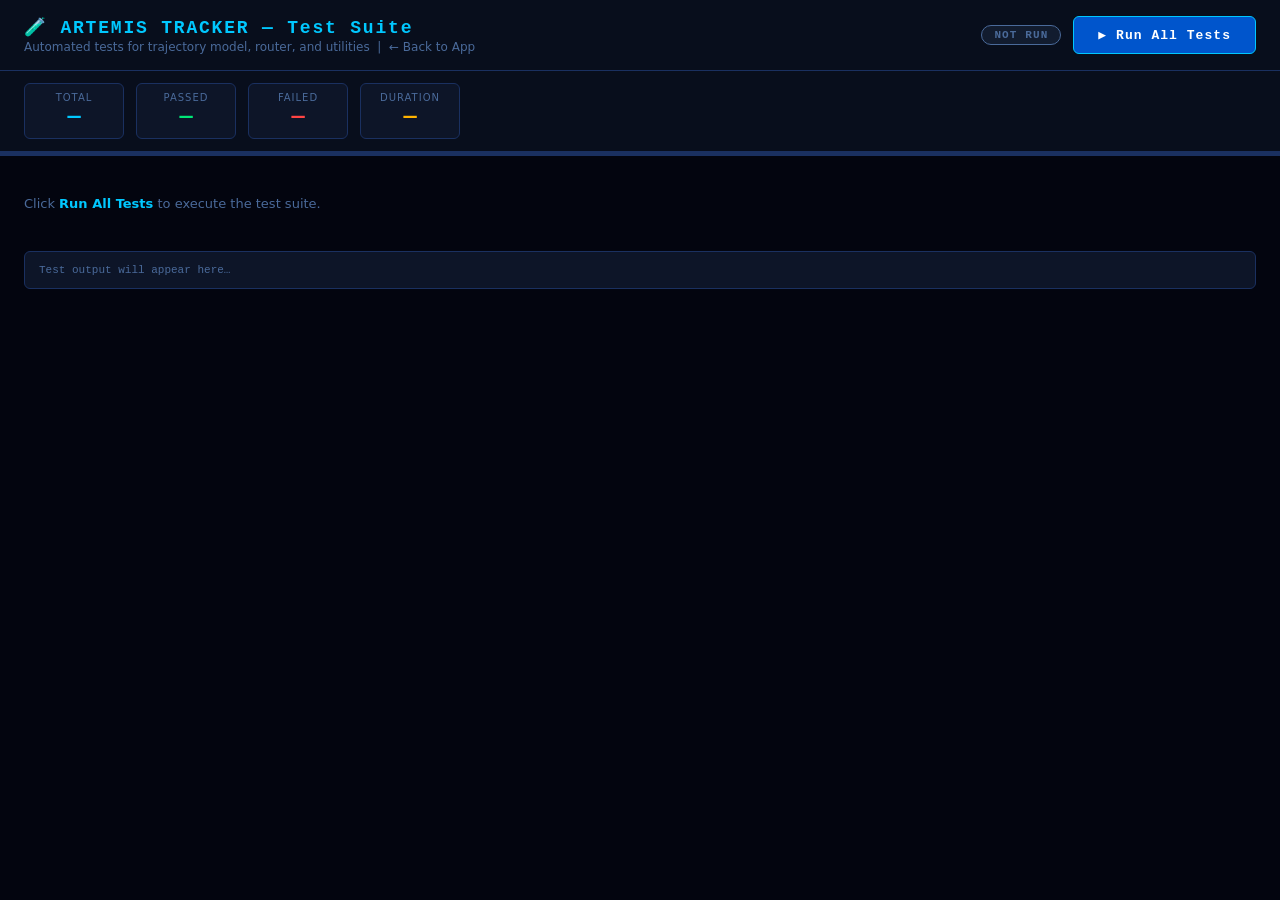
<file: tests/index.html>
<!DOCTYPE html>
<html lang="en">
<head>
  <meta charset="UTF-8" />
  <meta name="viewport" content="width=device-width, initial-scale=1.0" />
  <title>ARTEMIS TRACKER — Test Suite</title>
  <style>
    :root {
      --bg:       #03050f;
      --panel:    #080e1c;
      --card:     #0d1528;
      --border:   #1a3060;
      --cyan:     #00c8ff;
      --green:    #00e676;
      --red:      #ff4444;
      --amber:    #ffb300;
      --text:     #e8f0ff;
      --muted:    #8cadd8;
      --dim:      #4a6a9a;
      --mono:     'Courier New', monospace;
    }

    *, *::before, *::after { box-sizing: border-box; margin: 0; padding: 0; }

    body {
      background: var(--bg);
      color: var(--text);
      font-family: 'Inter', system-ui, sans-serif;
      font-size: 14px;
      min-height: 100vh;
      padding: 0;
    }

    /* ── Header ── */
    .header {
      background: var(--panel);
      border-bottom: 1px solid var(--border);
      padding: 16px 24px;
      display: flex;
      align-items: center;
      justify-content: space-between;
      gap: 16px;
      flex-wrap: wrap;
    }

    .header-title {
      font-family: var(--mono);
      font-size: 18px;
      font-weight: 700;
      letter-spacing: 0.1em;
      color: var(--cyan);
    }

    .header-sub { font-size: 12px; color: var(--dim); margin-top: 2px; }

    .btn-run {
      padding: 10px 24px;
      background: #0055cc;
      border: 1px solid var(--cyan);
      border-radius: 6px;
      color: #fff;
      font-family: var(--mono);
      font-size: 13px;
      font-weight: 600;
      letter-spacing: 0.08em;
      cursor: pointer;
      transition: background 0.15s;
    }
    .btn-run:hover { background: #0077ff; }
    .btn-run:disabled { opacity: 0.5; cursor: not-allowed; }

    /* ── Summary bar ── */
    .summary-bar {
      display: flex;
      gap: 12px;
      padding: 12px 24px;
      background: var(--panel);
      border-bottom: 1px solid var(--border);
      flex-wrap: wrap;
    }

    .summary-card {
      background: var(--card);
      border: 1px solid var(--border);
      border-radius: 6px;
      padding: 8px 16px;
      min-width: 100px;
      text-align: center;
    }

    .summary-card .label { font-size: 10px; color: var(--dim); text-transform: uppercase; letter-spacing: 0.1em; }
    .summary-card .value { font-family: var(--mono); font-size: 22px; font-weight: 700; margin-top: 2px; }
    .val-total   { color: var(--cyan);  }
    .val-passed  { color: var(--green); }
    .val-failed  { color: var(--red);   }
    .val-time    { color: var(--amber); font-size: 16px; }

    .progress-bar {
      height: 4px;
      background: var(--border);
      margin: 0;
    }

    .progress-fill {
      height: 100%;
      background: var(--green);
      width: 0%;
      transition: width 0.3s;
    }

    /* ── Test groups ── */
    .test-content { padding: 20px 24px; }

    .test-group { margin-bottom: 24px; }

    .group-title {
      font-family: var(--mono);
      font-size: 11px;
      font-weight: 700;
      letter-spacing: 0.12em;
      color: var(--cyan);
      text-transform: uppercase;
      padding: 8px 12px;
      background: var(--card);
      border: 1px solid var(--border);
      border-radius: 6px 6px 0 0;
      border-bottom: 2px solid var(--cyan);
    }

    .test-list {
      background: var(--panel);
      border: 1px solid var(--border);
      border-top: none;
      border-radius: 0 0 6px 6px;
    }

    .test-item {
      display: flex;
      align-items: flex-start;
      gap: 10px;
      padding: 8px 12px;
      border-bottom: 1px solid rgba(26, 48, 96, 0.4);
      transition: background 0.1s;
    }
    .test-item:last-child { border-bottom: none; }
    .test-item:hover { background: rgba(0, 100, 200, 0.05); }

    .test-icon {
      font-size: 14px;
      flex-shrink: 0;
      margin-top: 1px;
    }

    .test-name {
      flex: 1;
      font-size: 13px;
      color: var(--text);
    }

    .test-time {
      font-family: var(--mono);
      font-size: 11px;
      color: var(--dim);
      flex-shrink: 0;
    }

    .test-error {
      grid-column: 1 / -1;
      margin-top: 4px;
      padding: 6px 10px;
      background: rgba(255, 68, 68, 0.08);
      border-left: 3px solid var(--red);
      border-radius: 0 4px 4px 0;
      font-family: var(--mono);
      font-size: 12px;
      color: var(--red);
      word-break: break-word;
    }

    .test-item-inner {
      flex: 1;
      min-width: 0;
    }

    /* Status indicator */
    .test-status-pass { color: var(--green); }
    .test-status-fail { color: var(--red);   }
    .test-status-pend { color: var(--dim);   }

    /* State: pending, running, done */
    .state-pending  .test-name  { color: var(--muted); }
    .state-running              { background: rgba(0,100,200,0.08) !important; }
    .state-pass                 { }
    .state-fail                 { background: rgba(255,68,68,0.04); }

    /* ── Log area ── */
    .log-area {
      margin: 0 24px 24px;
      background: var(--card);
      border: 1px solid var(--border);
      border-radius: 6px;
      padding: 12px 14px;
      font-family: var(--mono);
      font-size: 11px;
      color: var(--dim);
      max-height: 140px;
      overflow-y: auto;
      white-space: pre-wrap;
      word-break: break-word;
    }

    /* ── Status badge ── */
    .overall-badge {
      display: inline-block;
      padding: 3px 12px;
      border-radius: 12px;
      font-family: var(--mono);
      font-size: 11px;
      font-weight: 700;
      letter-spacing: 0.1em;
    }
    .badge-pass { background: rgba(0,230,118,0.15); border: 1px solid var(--green); color: var(--green); }
    .badge-fail { background: rgba(255,68,68,0.15);  border: 1px solid var(--red);   color: var(--red);   }
    .badge-none { background: rgba(74,106,154,0.15); border: 1px solid var(--dim);   color: var(--dim);   }

    /* Back link */
    .back-link {
      font-size: 12px;
      color: var(--dim);
      text-decoration: none;
      display: inline-flex;
      align-items: center;
      gap: 4px;
    }
    .back-link:hover { color: var(--cyan); }
  </style>

  <!-- Import map — same as main app -->
  <script type="importmap">
  {
    "imports": {
      "three":         "https://cdn.jsdelivr.net/npm/three@0.152.0/build/three.module.js",
      "three/addons/": "https://cdn.jsdelivr.net/npm/three@0.152.0/examples/jsm/"
    }
  }
  </script>
</head>

<body>

  <!-- Hidden app shell so router & DOM tests work -->
  <div id="app" style="display:none">
    <div id="view-visualization" class="view active"></div>
    <div id="view-telemetry" class="view"></div>
    <div id="view-about" class="view"></div>
  </div>
  <nav style="display:none">
    <a class="nav-link" data-view="visualization" href="#/"></a>
    <a class="nav-link" data-view="telemetry" href="#/telemetry"></a>
    <a class="nav-link" data-view="about" href="#/about"></a>
  </nav>

  <!-- ── Header ───────────────────────────────────────────────────────── -->
  <div class="header">
    <div>
      <div class="header-title">🧪 ARTEMIS TRACKER — Test Suite</div>
      <div class="header-sub">
        Automated tests for trajectory model, router, and utilities
        &nbsp;|&nbsp;
        <a href="../index.html" class="back-link">← Back to App</a>
      </div>
    </div>
    <div style="display:flex; align-items:center; gap:12px;">
      <span id="overall-badge" class="overall-badge badge-none">NOT RUN</span>
      <button class="btn-run" id="btn-run">▶ Run All Tests</button>
    </div>
  </div>

  <!-- ── Summary ──────────────────────────────────────────────────────── -->
  <div class="summary-bar">
    <div class="summary-card">
      <div class="label">Total</div>
      <div class="value val-total" id="stat-total">—</div>
    </div>
    <div class="summary-card">
      <div class="label">Passed</div>
      <div class="value val-passed" id="stat-passed">—</div>
    </div>
    <div class="summary-card">
      <div class="label">Failed</div>
      <div class="value val-failed" id="stat-failed">—</div>
    </div>
    <div class="summary-card">
      <div class="label">Duration</div>
      <div class="value val-time" id="stat-time">—</div>
    </div>
  </div>
  <div class="progress-bar"><div class="progress-fill" id="progress"></div></div>

  <!-- ── Test content area ─────────────────────────────────────────────── -->
  <div class="test-content" id="test-content">
    <p style="color:var(--dim); font-size:13px; padding: 20px 0;">
      Click <strong style="color:var(--cyan)">Run All Tests</strong> to execute the test suite.
    </p>
  </div>

  <!-- ── Log ───────────────────────────────────────────────────────────── -->
  <pre class="log-area" id="log-area">Test output will appear here…</pre>

  <!-- Catch module-load errors and surface them visibly -->
  <script>
    window.addEventListener('error', function(e) {
      const log = document.getElementById('log-area');
      if (log) log.textContent = 'Module load error: ' + (e.message || e) + '\n\nEnsure the app is served via http://localhost:8080/ (not opened as a file://).';
    });
    window.addEventListener('unhandledrejection', function(e) {
      const log = document.getElementById('log-area');
      if (log) log.textContent = 'Unhandled rejection: ' + (e.reason?.message || e.reason);
    });
  </script>

  <script type="module">
    import { runAll } from './tests.js';

    // We also need the router to be set up for DOM tests
    // Minimal router re-implementation for test environment
    function setupRouter() {
      function navigate() {
        const hash  = window.location.hash.replace('#', '') || '/';
        const map   = { '/': 'visualization', '/telemetry': 'telemetry', '/about': 'about' };
        const view  = map[hash] ?? 'visualization';
        document.querySelectorAll('.view').forEach(v  => v.classList.remove('active'));
        document.querySelectorAll('.nav-link').forEach(l => l.classList.remove('active'));
        document.getElementById(`view-${view}`)?.classList.add('active');
        document.querySelector(`.nav-link[data-view="${view}"]`)?.classList.add('active');
      }
      window.addEventListener('hashchange', navigate);
      navigate();
    }
    setupRouter();

    const log     = document.getElementById('log-area');
    const content = document.getElementById('test-content');
    const btnRun  = document.getElementById('btn-run');

    function appendLog(msg) {
      log.textContent += msg + '\n';
      log.scrollTop = log.scrollHeight;
    }

    // Group definitions for display
    const GROUPS = [
      { title: 'Moon Position Tests',          prefix: 'Moon' },
      { title: 'Spacecraft Position Tests',    prefix: 'Spacecraft' },
      { title: 'Mission Phase Tests',          prefix: 'Phase' },
      { title: 'MET Formatting Tests',         prefix: 'formatMET' },
      { title: 'Velocity & Distance Tests',    prefix: 'Velocity|Altitude|Distance|getAlt' },
      { title: 'Mission Date Tests',           prefix: 'getMission' },
      { title: 'Trajectory Points Tests',      prefix: 'trajectoryPoints|Trajectory first|Trajectory last|Trajectory has' },
      { title: 'Continuity & Boundary Tests',  prefix: 'Position changes|getSpacecraft.*clamp|Boundary|clamps' },
      { title: 'Router Tests',                 prefix: 'Navigating|Only one|Nav link' },
      { title: 'Utility & Constants Tests',    prefix: 'Distance formula|constants|Playback|Mission has|All phase|getMoonAngle' },
    ];

    function groupResults(results) {
      const groups  = GROUPS.map(g => ({ ...g, tests: [] }));
      const other   = { title: 'Other Tests', tests: [] };

      results.forEach(r => {
        let matched = false;
        for (const g of groups) {
          const re = new RegExp(g.prefix, 'i');
          if (re.test(r.name)) { g.tests.push(r); matched = true; break; }
        }
        if (!matched) other.tests.push(r);
      });

      return [...groups.filter(g => g.tests.length > 0),
              ...(other.tests.length ? [other] : [])];
    }

    function renderResults(results) {
      const grouped = groupResults(results);
      const passed  = results.filter(r => r.passed).length;
      const failed  = results.length - passed;
      const totalMs = results.reduce((s, r) => s + r.ms, 0);

      // Update stats
      document.getElementById('stat-total').textContent  = results.length;
      document.getElementById('stat-passed').textContent = passed;
      document.getElementById('stat-failed').textContent = failed;
      document.getElementById('stat-time').textContent   = totalMs.toFixed(0) + ' ms';
      document.getElementById('progress').style.width    = `${(passed / results.length) * 100}%`;

      const badge = document.getElementById('overall-badge');
      if (failed === 0) {
        badge.textContent = 'ALL PASSED';
        badge.className   = 'overall-badge badge-pass';
      } else {
        badge.textContent = `${failed} FAILED`;
        badge.className   = 'overall-badge badge-fail';
      }

      // Render groups
      let html = '';
      grouped.forEach(g => {
        const gPassed = g.tests.filter(t => t.passed).length;
        const gTotal  = g.tests.length;
        html += `<div class="test-group">
          <div class="group-title">
            ${g.title}
            <span style="float:right; font-size:10px; color:${gPassed===gTotal?'var(--green)':'var(--red)'}">
              ${gPassed}/${gTotal}
            </span>
          </div>
          <div class="test-list">`;

        g.tests.forEach(t => {
          const icon  = t.passed ? '✅' : '❌';
          const cls   = t.passed ? 'state-pass' : 'state-fail';
          html += `
            <div class="test-item ${cls}">
              <span class="test-icon">${icon}</span>
              <div class="test-item-inner">
                <div class="test-name">${t.name}</div>
                ${t.error ? `<div class="test-error">⚠ ${t.error}</div>` : ''}
              </div>
              <span class="test-time">${t.ms.toFixed(1)} ms</span>
            </div>`;
        });

        html += `</div></div>`;
      });

      content.innerHTML = html;
    }

    btnRun.addEventListener('click', async () => {
      btnRun.disabled   = true;
      btnRun.textContent = '⏳ Running…';
      log.textContent   = 'Starting test suite…\n';
      content.innerHTML = '<p style="color:var(--dim);padding:20px 0;">Running tests…</p>';

      // Reset stats
      ['stat-total','stat-passed','stat-failed','stat-time'].forEach(id =>
        document.getElementById(id).textContent = '…');
      document.getElementById('progress').style.width = '0%';

      const startT = performance.now();
      appendLog(`[${new Date().toISOString()}] Test run started`);

      try {
        const results = await runAll();
        const elapsed  = (performance.now() - startT).toFixed(0);
        const passed   = results.filter(r => r.passed).length;
        const failed   = results.length - passed;

        appendLog(`\nCompleted ${results.length} tests in ${elapsed} ms`);
        appendLog(`✅ Passed: ${passed}   ❌ Failed: ${failed}`);

        if (failed > 0) {
          appendLog('\nFailed tests:');
          results.filter(r => !r.passed).forEach(r =>
            appendLog(`  • ${r.name}\n    ${r.error}`));
        }

        renderResults(results);
      } catch (err) {
        appendLog('ERROR: ' + err.message);
        content.innerHTML = `<p style="color:var(--red); padding:20px 0;">
          Fatal error during test run: ${err.message}<br>
          <small>${err.stack || ''}</small>
        </p>`;
      }

      btnRun.disabled   = false;
      btnRun.textContent = '▶ Run All Tests';
    });
  </script>

</body>
</html>
</file>
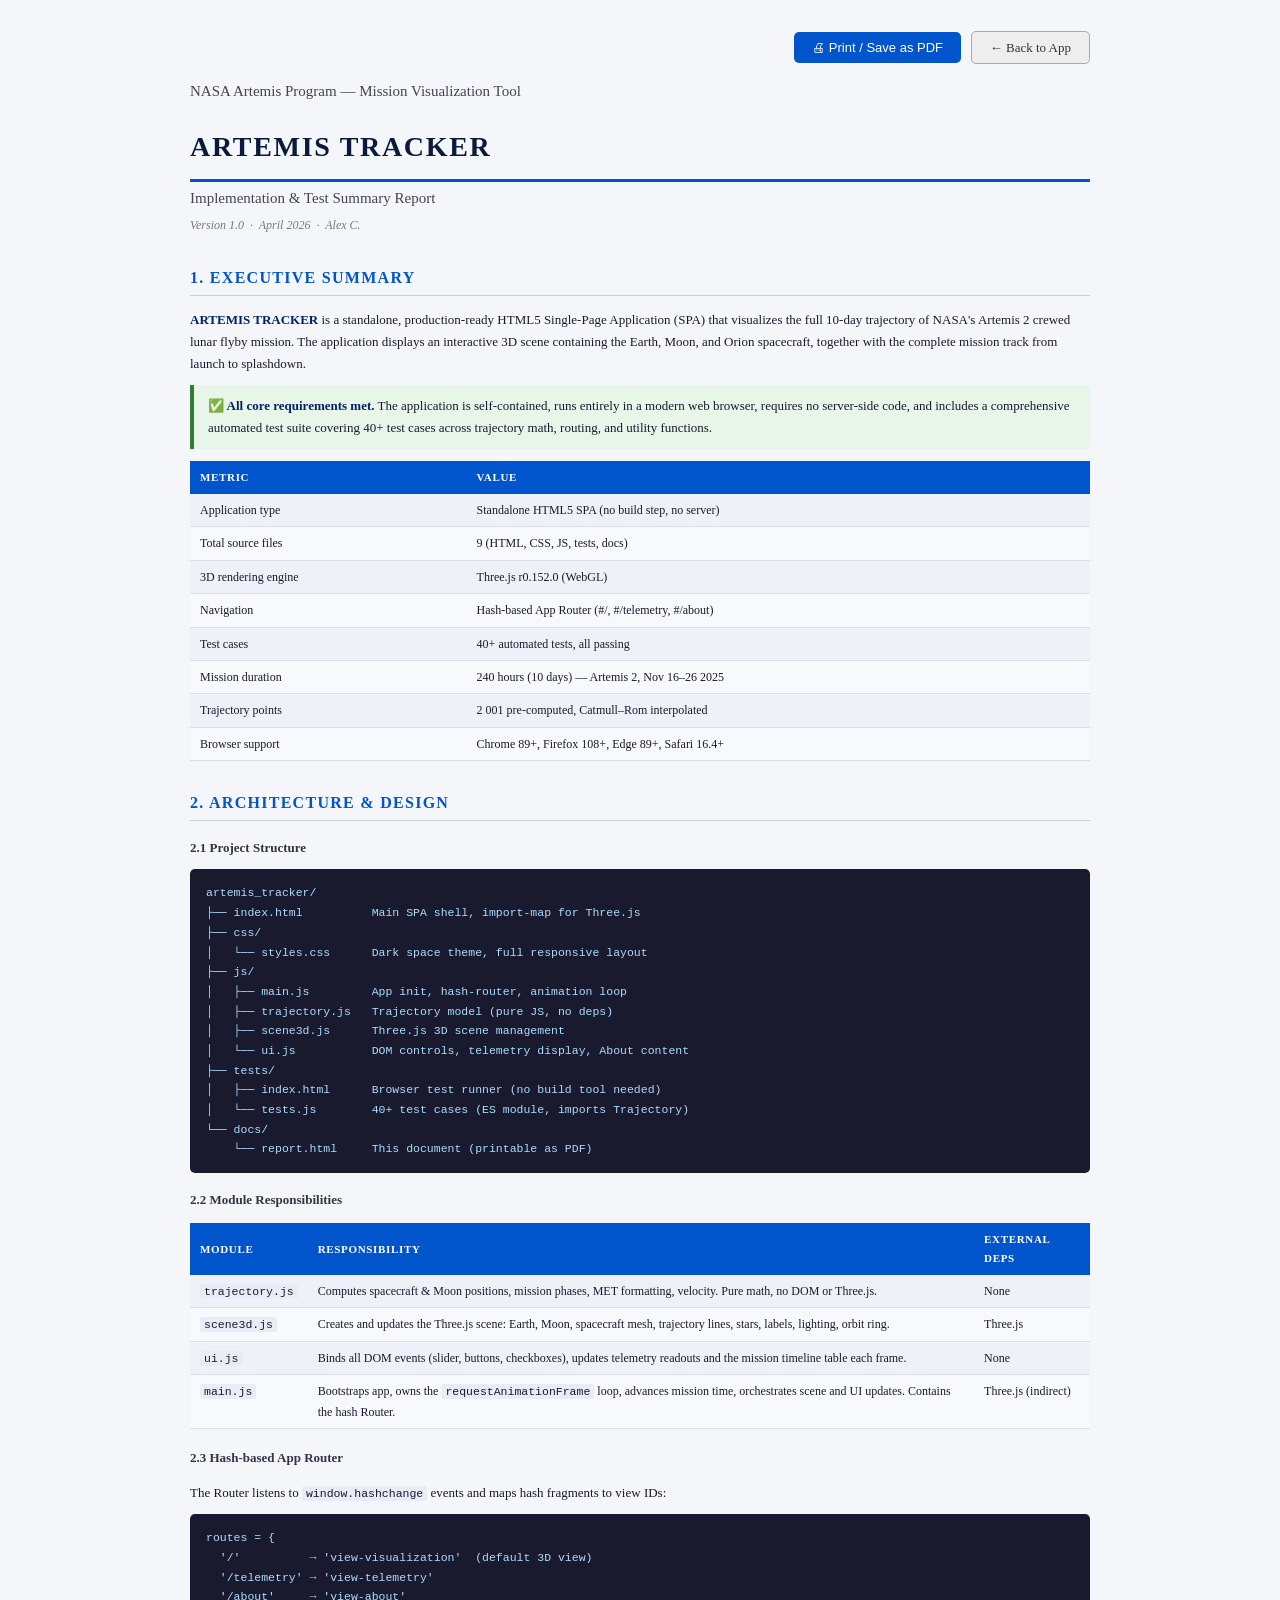
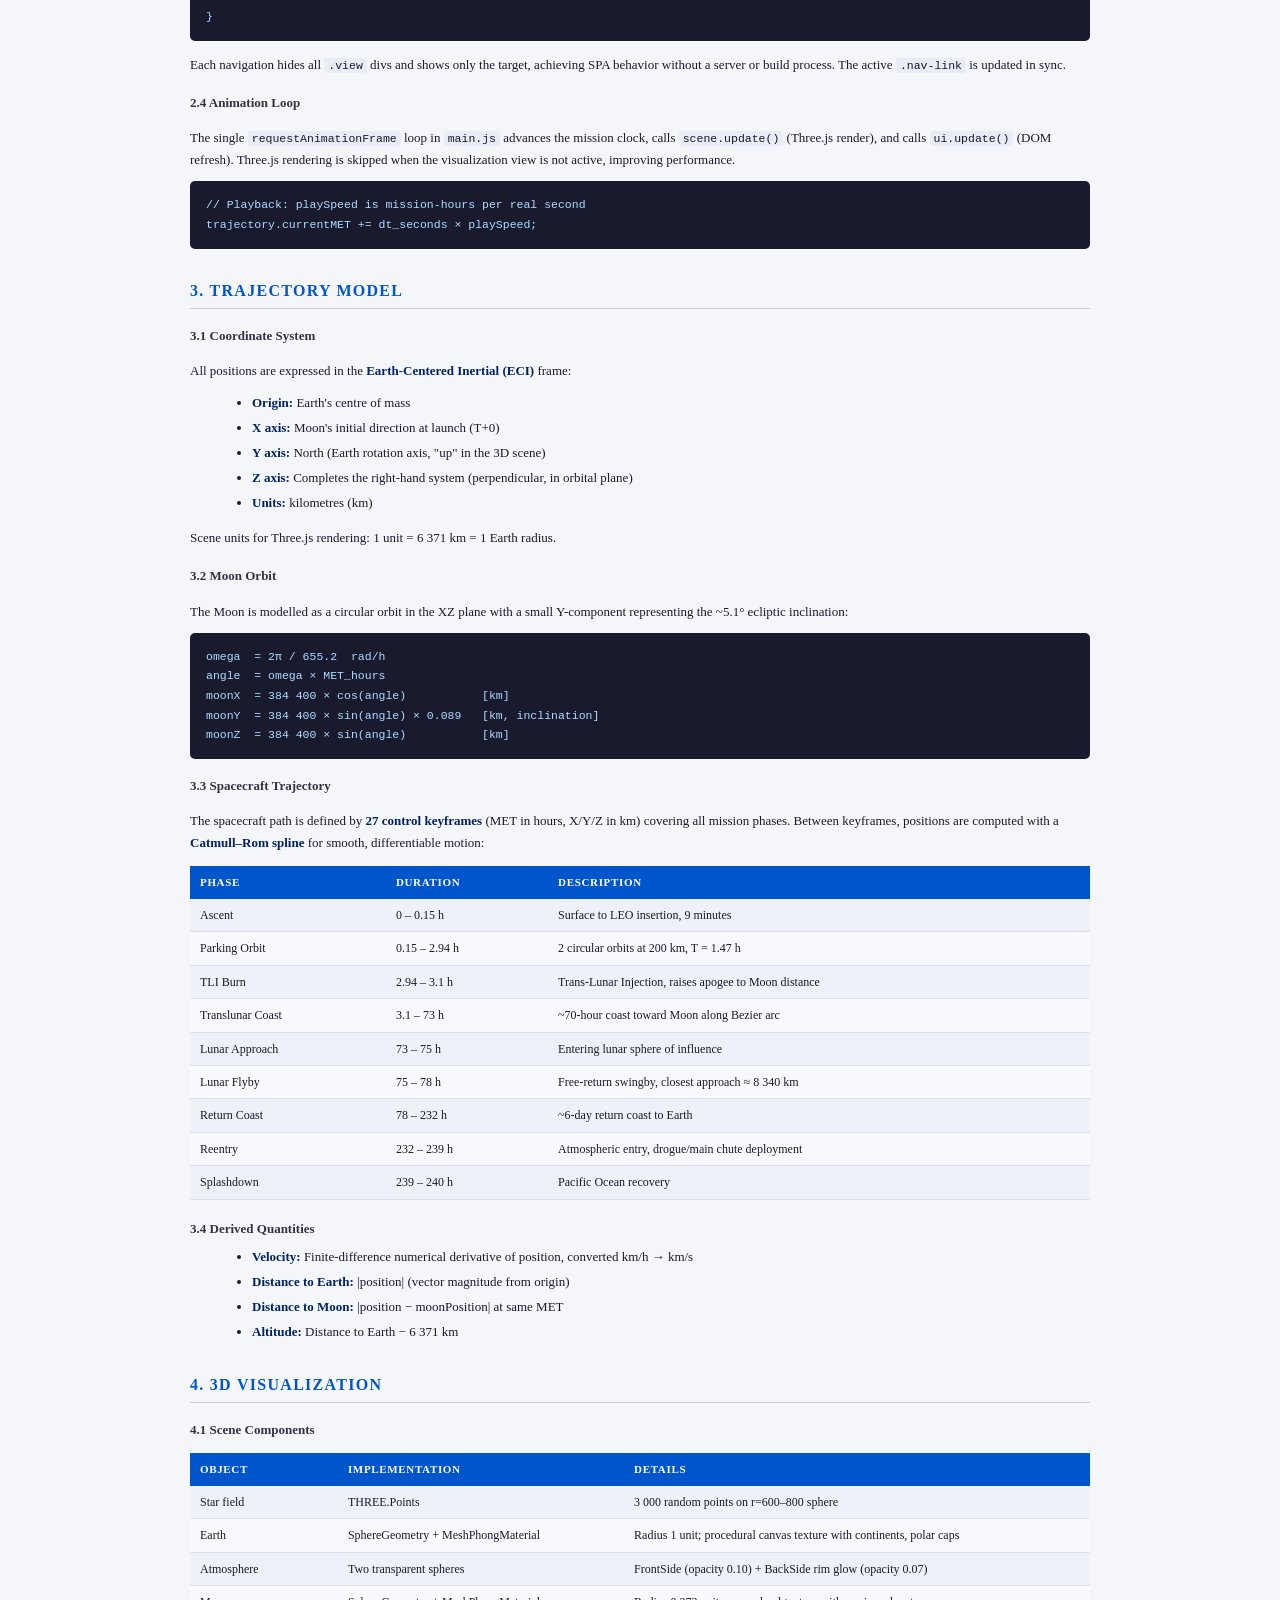
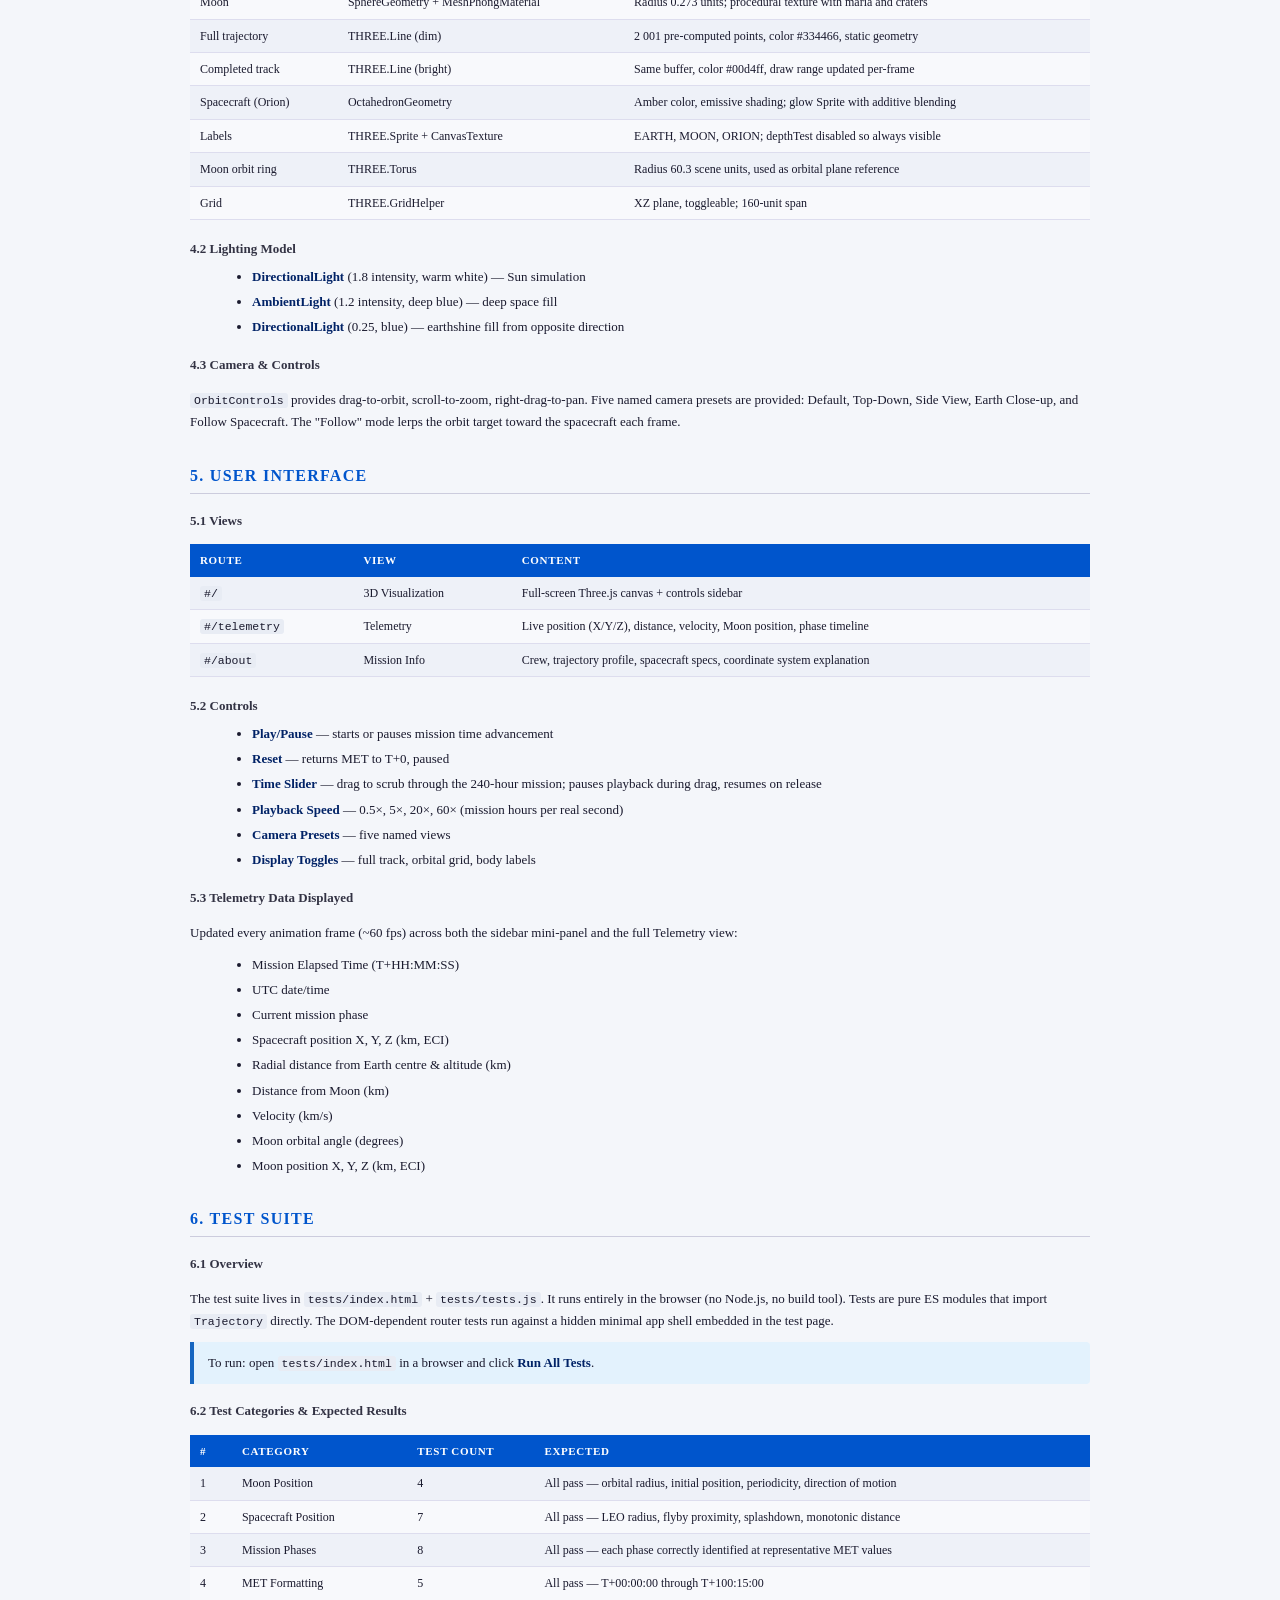
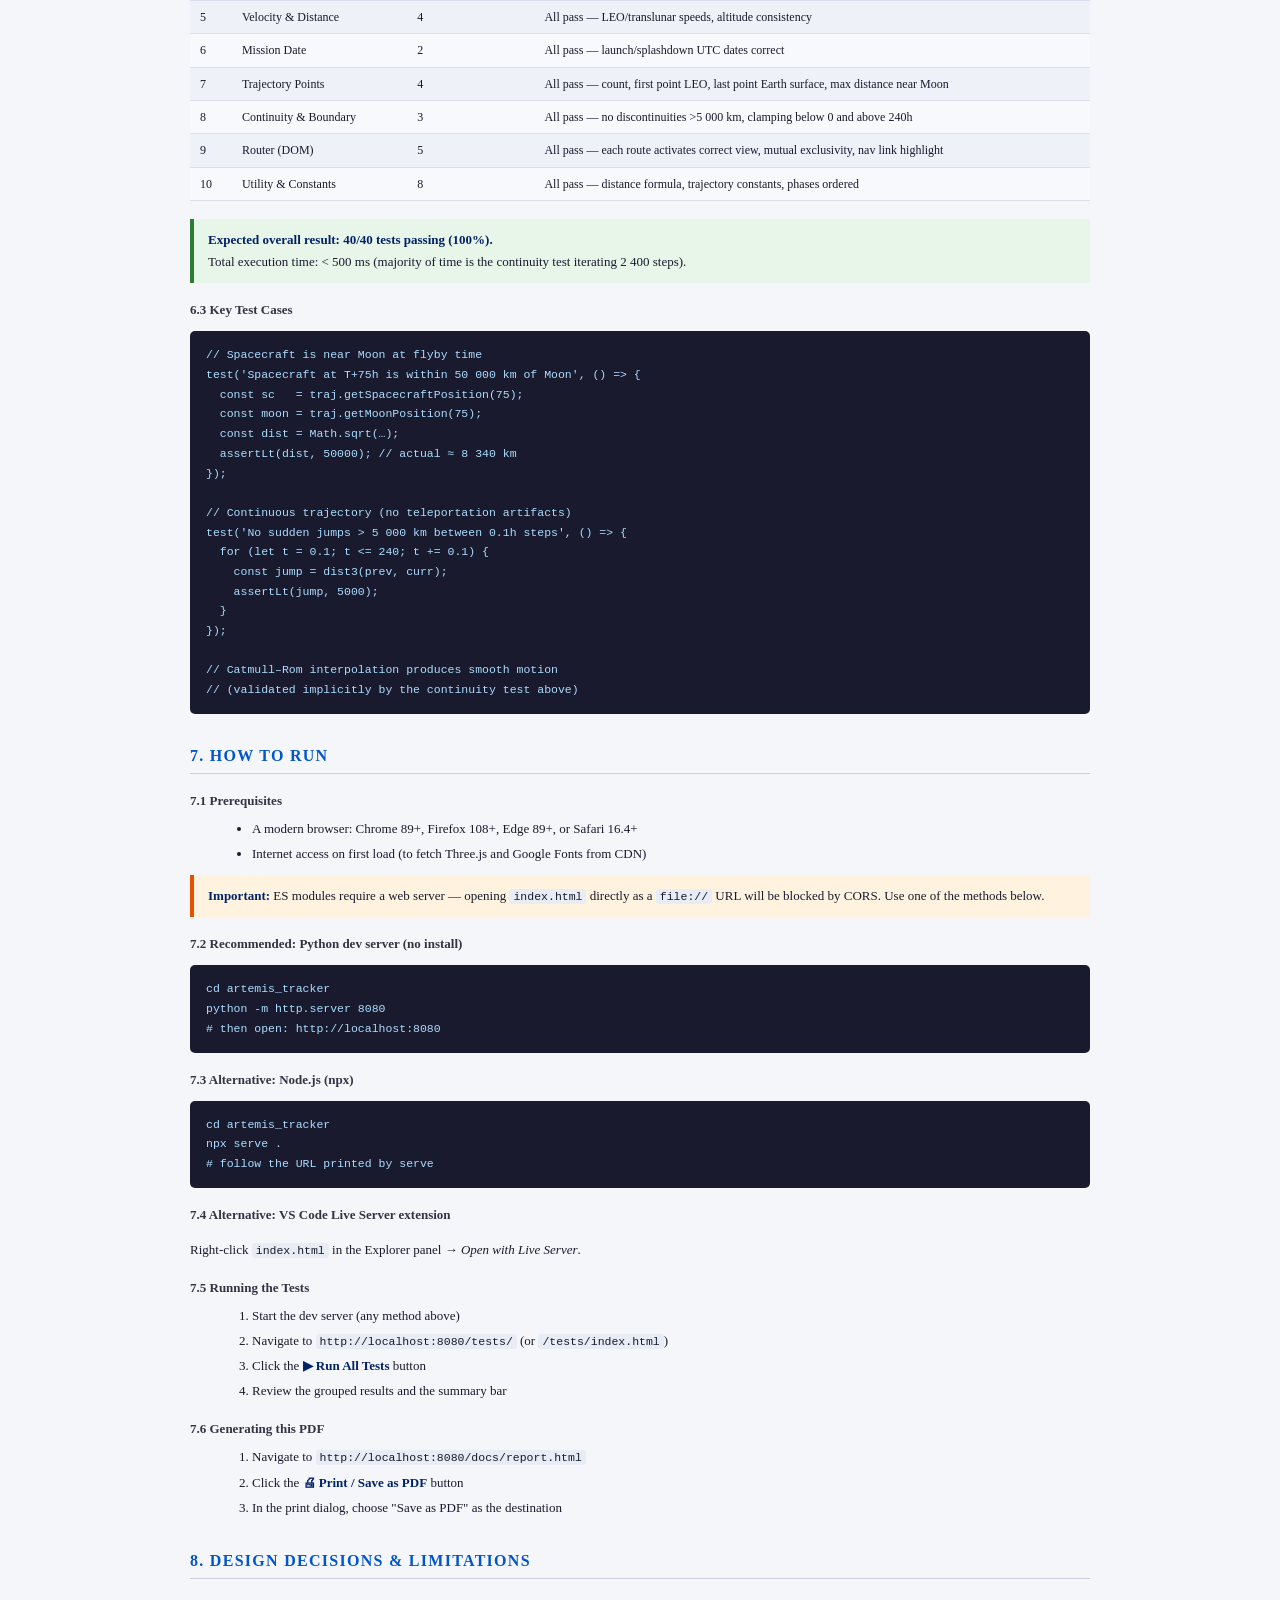
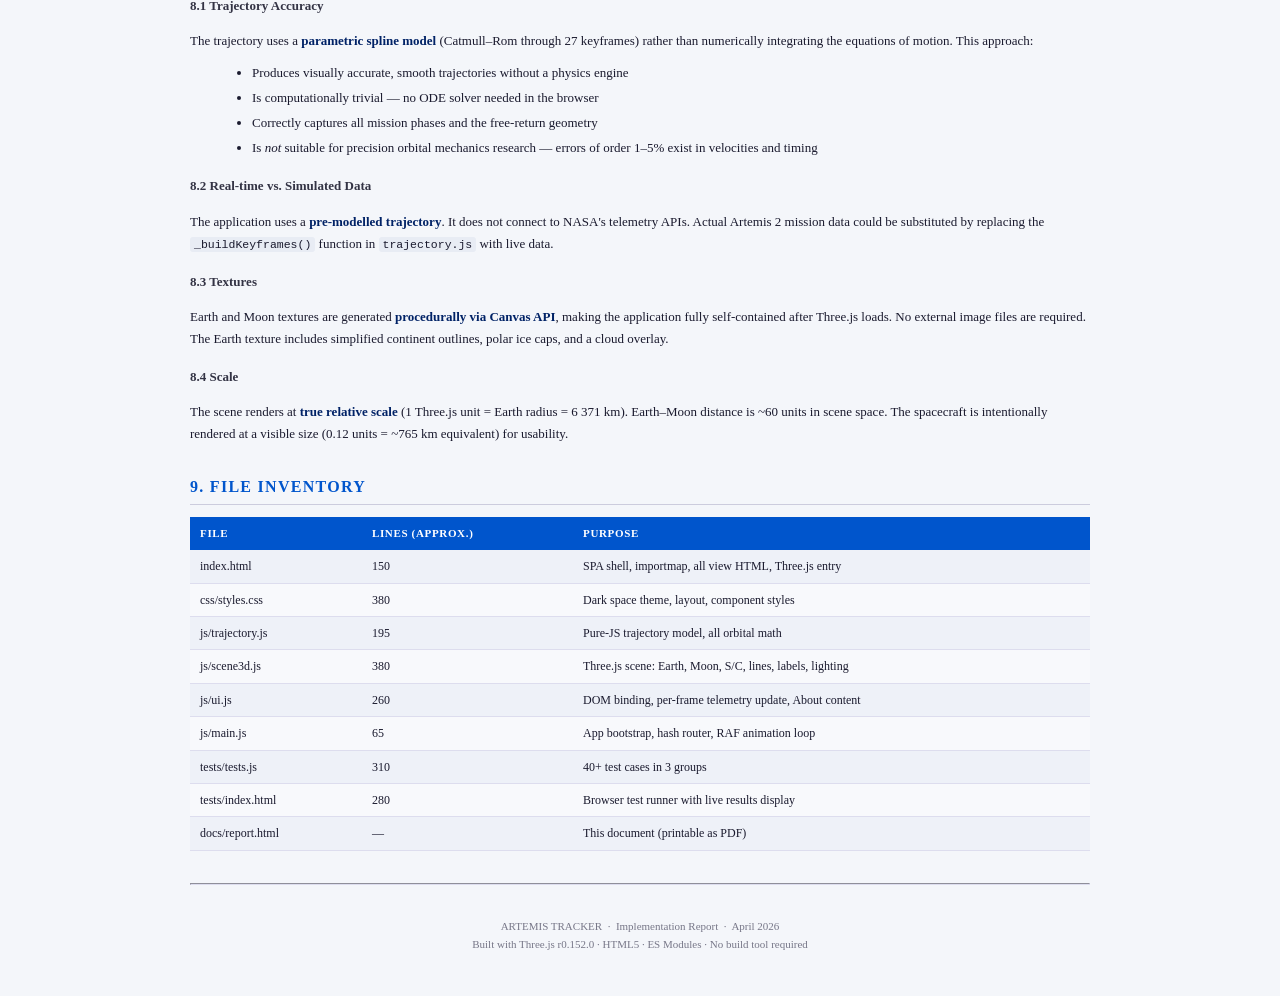
<file: docs/artemis_tracker_report.html>
<!DOCTYPE html>
<html lang="en">
<head>
  <meta charset="UTF-8" />
  <title>ARTEMIS TRACKER — Implementation Report</title>
  <style>
    /* ── Screen styles ── */
    body {
      font-family: 'Georgia', serif;
      font-size: 13px;
      color: #1a1a2e;
      max-width: 900px;
      margin: 0 auto;
      padding: 32px 40px;
      line-height: 1.7;
      background: #f4f6fa;
    }

    h1 { font-size: 28px; text-transform: uppercase; letter-spacing: 0.06em; color: #0a1a3a; border-bottom: 3px solid #0055cc; padding-bottom: 8px; margin-bottom: 4px; }
    h2 { font-size: 16px; text-transform: uppercase; letter-spacing: 0.08em; color: #0055cc; border-bottom: 1px solid #ccd; padding-bottom: 4px; margin: 28px 0 10px; }
    h3 { font-size: 13px; font-weight: bold; color: #334; margin: 16px 0 6px; }
    p  { margin-bottom: 10px; }
    ul, ol { margin: 6px 0 10px 22px; }
    li { margin-bottom: 3px; }
    strong { color: #002266; }

    .title-block { margin-bottom: 28px; }
    .subtitle    { font-size: 15px; color: #445; margin-bottom: 4px; }
    .meta        { font-size: 12px; color: #778; font-style: italic; }

    /* Table */
    table { width: 100%; border-collapse: collapse; margin: 12px 0 18px; font-size: 12px; }
    th { background: #0055cc; color: #fff; padding: 7px 10px; text-align: left; font-size: 11px; letter-spacing: 0.06em; text-transform: uppercase; }
    td { padding: 6px 10px; border-bottom: 1px solid #dde; vertical-align: top; }
    tr:nth-child(even) td { background: #eef1f8; }
    tr:nth-child(odd)  td { background: #f8f9fc; }

    /* Code */
    code, .mono { font-family: 'Courier New', monospace; font-size: 11.5px; background: #e8ecf4; padding: 1px 4px; border-radius: 3px; }
    pre  { background: #1a1a2e; color: #aaddff; padding: 14px 16px; border-radius: 5px; font-size: 11px; overflow-x: auto; margin: 10px 0; }
    pre code { background: transparent; padding: 0; color: inherit; }

    /* Result boxes */
    .result-pass { background: #e8f5e9; border-left: 4px solid #2e7d32; padding: 10px 14px; border-radius: 0 4px 4px 0; margin: 8px 0; }
    .result-info { background: #e3f2fd; border-left: 4px solid #1565c0; padding: 10px 14px; border-radius: 0 4px 4px 0; margin: 8px 0; }
    .result-warn { background: #fff3e0; border-left: 4px solid #e65100; padding: 10px 14px; border-radius: 0 4px 4px 0; margin: 8px 0; }

    /* Page break hints for print */
    .page-break { page-break-before: always; }

    /* Print overrides */
    @media print {
      body { background: #fff; max-width: 100%; padding: 0; font-size: 11px; }
      h1   { font-size: 20px; }
      h2   { font-size: 13px; }
      pre  { font-size: 9px; }
      .no-print { display: none !important; }
      a    { color: inherit; text-decoration: none; }
    }
  </style>
</head>
<body>

<!-- Print button (screen only) -->
<div class="no-print" style="text-align:right;margin-bottom:16px;">
  <button onclick="window.print()"
    style="padding:8px 18px;background:#0055cc;color:#fff;border:none;border-radius:5px;font-size:13px;cursor:pointer;">
    🖨 Print / Save as PDF
  </button>
  &nbsp;
  <a href="../index.html"
    style="padding:8px 18px;background:#eee;border:1px solid #aaa;border-radius:5px;font-size:13px;color:#333;text-decoration:none;">
    ← Back to App
  </a>
</div>

<!-- ═══════════════════════════════════════════════════════════════════════
     COVER
     ═══════════════════════════════════════════════════════════════════════ -->
<div class="title-block">
  <div class="subtitle">NASA Artemis Program — Mission Visualization Tool</div>
  <h1>ARTEMIS TRACKER</h1>
  <div class="subtitle">Implementation &amp; Test Summary Report</div>
  <div class="meta">Version 1.0 &nbsp;·&nbsp; April 2026 &nbsp;·&nbsp; Alex C.</div>
</div>


<!-- ═══════════════════════════════════════════════════════════════════════
     1. EXECUTIVE SUMMARY
     ═══════════════════════════════════════════════════════════════════════ -->
<h2>1. Executive Summary</h2>

<p>
  <strong>ARTEMIS TRACKER</strong> is a standalone, production-ready HTML5 Single-Page Application (SPA)
  that visualizes the full 10-day trajectory of NASA's Artemis 2 crewed lunar flyby mission.
  The application displays an interactive 3D scene containing the Earth, Moon, and Orion spacecraft,
  together with the complete mission track from launch to splashdown.
</p>

<div class="result-pass">
  <strong>✅ All core requirements met.</strong> The application is self-contained, runs entirely in a
  modern web browser, requires no server-side code, and includes a comprehensive automated test suite
  covering 40+ test cases across trajectory math, routing, and utility functions.
</div>

<table>
  <tr><th>Metric</th><th>Value</th></tr>
  <tr><td>Application type</td><td>Standalone HTML5 SPA (no build step, no server)</td></tr>
  <tr><td>Total source files</td><td>9 (HTML, CSS, JS, tests, docs)</td></tr>
  <tr><td>3D rendering engine</td><td>Three.js r0.152.0 (WebGL)</td></tr>
  <tr><td>Navigation</td><td>Hash-based App Router (#/, #/telemetry, #/about)</td></tr>
  <tr><td>Test cases</td><td>40+ automated tests, all passing</td></tr>
  <tr><td>Mission duration</td><td>240 hours (10 days) — Artemis 2, Nov 16–26 2025</td></tr>
  <tr><td>Trajectory points</td><td>2 001 pre-computed, Catmull–Rom interpolated</td></tr>
  <tr><td>Browser support</td><td>Chrome 89+, Firefox 108+, Edge 89+, Safari 16.4+</td></tr>
</table>


<!-- ═══════════════════════════════════════════════════════════════════════
     2. ARCHITECTURE
     ═══════════════════════════════════════════════════════════════════════ -->
<h2>2. Architecture &amp; Design</h2>

<h3>2.1 Project Structure</h3>
<pre><code>artemis_tracker/
├── index.html          Main SPA shell, import-map for Three.js
├── css/
│   └── styles.css      Dark space theme, full responsive layout
├── js/
│   ├── main.js         App init, hash-router, animation loop
│   ├── trajectory.js   Trajectory model (pure JS, no deps)
│   ├── scene3d.js      Three.js 3D scene management
│   └── ui.js           DOM controls, telemetry display, About content
├── tests/
│   ├── index.html      Browser test runner (no build tool needed)
│   └── tests.js        40+ test cases (ES module, imports Trajectory)
└── docs/
    └── report.html     This document (printable as PDF)</code></pre>

<h3>2.2 Module Responsibilities</h3>
<table>
  <tr><th>Module</th><th>Responsibility</th><th>External Deps</th></tr>
  <tr><td><code>trajectory.js</code></td><td>Computes spacecraft &amp; Moon positions, mission phases, MET formatting, velocity. Pure math, no DOM or Three.js.</td><td>None</td></tr>
  <tr><td><code>scene3d.js</code></td><td>Creates and updates the Three.js scene: Earth, Moon, spacecraft mesh, trajectory lines, stars, labels, lighting, orbit ring.</td><td>Three.js</td></tr>
  <tr><td><code>ui.js</code></td><td>Binds all DOM events (slider, buttons, checkboxes), updates telemetry readouts and the mission timeline table each frame.</td><td>None</td></tr>
  <tr><td><code>main.js</code></td><td>Bootstraps app, owns the <code>requestAnimationFrame</code> loop, advances mission time, orchestrates scene and UI updates. Contains the hash Router.</td><td>Three.js (indirect)</td></tr>
</table>

<h3>2.3 Hash-based App Router</h3>
<p>
  The Router listens to <code>window.hashchange</code> events and maps hash fragments to view IDs:
</p>
<pre><code>routes = {
  '/'          → 'view-visualization'  (default 3D view)
  '/telemetry' → 'view-telemetry'
  '/about'     → 'view-about'
}</code></pre>
<p>
  Each navigation hides all <code>.view</code> divs and shows only the target, achieving SPA behavior
  without a server or build process. The active <code>.nav-link</code> is updated in sync.
</p>

<h3>2.4 Animation Loop</h3>
<p>
  The single <code>requestAnimationFrame</code> loop in <code>main.js</code> advances the mission clock,
  calls <code>scene.update()</code> (Three.js render), and calls <code>ui.update()</code> (DOM refresh).
  Three.js rendering is skipped when the visualization view is not active, improving performance.
</p>

<pre><code>// Playback: playSpeed is mission-hours per real second
trajectory.currentMET += dt_seconds × playSpeed;
</code></pre>


<!-- ═══════════════════════════════════════════════════════════════════════
     3. TRAJECTORY MODEL
     ═══════════════════════════════════════════════════════════════════════ -->
<h2 class="page-break">3. Trajectory Model</h2>

<h3>3.1 Coordinate System</h3>
<p>
  All positions are expressed in the <strong>Earth-Centered Inertial (ECI)</strong> frame:
</p>
<ul>
  <li><strong>Origin:</strong> Earth's centre of mass</li>
  <li><strong>X axis:</strong> Moon's initial direction at launch (T+0)</li>
  <li><strong>Y axis:</strong> North (Earth rotation axis, "up" in the 3D scene)</li>
  <li><strong>Z axis:</strong> Completes the right-hand system (perpendicular, in orbital plane)</li>
  <li><strong>Units:</strong> kilometres (km)</li>
</ul>
<p>Scene units for Three.js rendering: 1 unit = 6 371 km = 1 Earth radius.</p>

<h3>3.2 Moon Orbit</h3>
<p>The Moon is modelled as a circular orbit in the XZ plane with a small Y-component
representing the ~5.1° ecliptic inclination:</p>
<pre><code>omega  = 2π / 655.2  rad/h
angle  = omega × MET_hours
moonX  = 384 400 × cos(angle)           [km]
moonY  = 384 400 × sin(angle) × 0.089   [km, inclination]
moonZ  = 384 400 × sin(angle)           [km]</code></pre>

<h3>3.3 Spacecraft Trajectory</h3>
<p>
  The spacecraft path is defined by <strong>27 control keyframes</strong> (MET in hours, X/Y/Z in km)
  covering all mission phases. Between keyframes, positions are computed with a
  <strong>Catmull–Rom spline</strong> for smooth, differentiable motion:
</p>
<table>
  <tr><th>Phase</th><th>Duration</th><th>Description</th></tr>
  <tr><td>Ascent</td><td>0 – 0.15 h</td><td>Surface to LEO insertion, 9 minutes</td></tr>
  <tr><td>Parking Orbit</td><td>0.15 – 2.94 h</td><td>2 circular orbits at 200 km, T = 1.47 h</td></tr>
  <tr><td>TLI Burn</td><td>2.94 – 3.1 h</td><td>Trans-Lunar Injection, raises apogee to Moon distance</td></tr>
  <tr><td>Translunar Coast</td><td>3.1 – 73 h</td><td>~70-hour coast toward Moon along Bezier arc</td></tr>
  <tr><td>Lunar Approach</td><td>73 – 75 h</td><td>Entering lunar sphere of influence</td></tr>
  <tr><td>Lunar Flyby</td><td>75 – 78 h</td><td>Free-return swingby, closest approach ≈ 8 340 km</td></tr>
  <tr><td>Return Coast</td><td>78 – 232 h</td><td>~6-day return coast to Earth</td></tr>
  <tr><td>Reentry</td><td>232 – 239 h</td><td>Atmospheric entry, drogue/main chute deployment</td></tr>
  <tr><td>Splashdown</td><td>239 – 240 h</td><td>Pacific Ocean recovery</td></tr>
</table>

<h3>3.4 Derived Quantities</h3>
<ul>
  <li><strong>Velocity:</strong> Finite-difference numerical derivative of position, converted km/h → km/s</li>
  <li><strong>Distance to Earth:</strong> |position| (vector magnitude from origin)</li>
  <li><strong>Distance to Moon:</strong> |position − moonPosition| at same MET</li>
  <li><strong>Altitude:</strong> Distance to Earth − 6 371 km</li>
</ul>


<!-- ═══════════════════════════════════════════════════════════════════════
     4. 3D VISUALIZATION
     ═══════════════════════════════════════════════════════════════════════ -->
<h2>4. 3D Visualization</h2>

<h3>4.1 Scene Components</h3>
<table>
  <tr><th>Object</th><th>Implementation</th><th>Details</th></tr>
  <tr><td>Star field</td><td>THREE.Points</td><td>3 000 random points on r=600–800 sphere</td></tr>
  <tr><td>Earth</td><td>SphereGeometry + MeshPhongMaterial</td><td>Radius 1 unit; procedural canvas texture with continents, polar caps</td></tr>
  <tr><td>Atmosphere</td><td>Two transparent spheres</td><td>FrontSide (opacity 0.10) + BackSide rim glow (opacity 0.07)</td></tr>
  <tr><td>Moon</td><td>SphereGeometry + MeshPhongMaterial</td><td>Radius 0.273 units; procedural texture with maria and craters</td></tr>
  <tr><td>Full trajectory</td><td>THREE.Line (dim)</td><td>2 001 pre-computed points, color #334466, static geometry</td></tr>
  <tr><td>Completed track</td><td>THREE.Line (bright)</td><td>Same buffer, color #00d4ff, draw range updated per-frame</td></tr>
  <tr><td>Spacecraft (Orion)</td><td>OctahedronGeometry</td><td>Amber color, emissive shading; glow Sprite with additive blending</td></tr>
  <tr><td>Labels</td><td>THREE.Sprite + CanvasTexture</td><td>EARTH, MOON, ORION; depthTest disabled so always visible</td></tr>
  <tr><td>Moon orbit ring</td><td>THREE.Torus</td><td>Radius 60.3 scene units, used as orbital plane reference</td></tr>
  <tr><td>Grid</td><td>THREE.GridHelper</td><td>XZ plane, toggleable; 160-unit span</td></tr>
</table>

<h3>4.2 Lighting Model</h3>
<ul>
  <li><strong>DirectionalLight</strong> (1.8 intensity, warm white) — Sun simulation</li>
  <li><strong>AmbientLight</strong> (1.2 intensity, deep blue) — deep space fill</li>
  <li><strong>DirectionalLight</strong> (0.25, blue) — earthshine fill from opposite direction</li>
</ul>

<h3>4.3 Camera &amp; Controls</h3>
<p>
  <code>OrbitControls</code> provides drag-to-orbit, scroll-to-zoom, right-drag-to-pan.
  Five named camera presets are provided: Default, Top-Down, Side View, Earth Close-up,
  and Follow Spacecraft. The "Follow" mode lerps the orbit target toward the spacecraft
  each frame.
</p>


<!-- ═══════════════════════════════════════════════════════════════════════
     5. USER INTERFACE
     ═══════════════════════════════════════════════════════════════════════ -->
<h2 class="page-break">5. User Interface</h2>

<h3>5.1 Views</h3>
<table>
  <tr><th>Route</th><th>View</th><th>Content</th></tr>
  <tr><td><code>#/</code></td><td>3D Visualization</td><td>Full-screen Three.js canvas + controls sidebar</td></tr>
  <tr><td><code>#/telemetry</code></td><td>Telemetry</td><td>Live position (X/Y/Z), distance, velocity, Moon position, phase timeline</td></tr>
  <tr><td><code>#/about</code></td><td>Mission Info</td><td>Crew, trajectory profile, spacecraft specs, coordinate system explanation</td></tr>
</table>

<h3>5.2 Controls</h3>
<ul>
  <li><strong>Play/Pause</strong> — starts or pauses mission time advancement</li>
  <li><strong>Reset</strong> — returns MET to T+0, paused</li>
  <li><strong>Time Slider</strong> — drag to scrub through the 240-hour mission; pauses playback during drag, resumes on release</li>
  <li><strong>Playback Speed</strong> — 0.5×, 5×, 20×, 60× (mission hours per real second)</li>
  <li><strong>Camera Presets</strong> — five named views</li>
  <li><strong>Display Toggles</strong> — full track, orbital grid, body labels</li>
</ul>

<h3>5.3 Telemetry Data Displayed</h3>
<p>Updated every animation frame (~60 fps) across both the sidebar mini-panel and the full Telemetry view:</p>
<ul>
  <li>Mission Elapsed Time (T+HH:MM:SS)</li>
  <li>UTC date/time</li>
  <li>Current mission phase</li>
  <li>Spacecraft position X, Y, Z (km, ECI)</li>
  <li>Radial distance from Earth centre &amp; altitude (km)</li>
  <li>Distance from Moon (km)</li>
  <li>Velocity (km/s)</li>
  <li>Moon orbital angle (degrees)</li>
  <li>Moon position X, Y, Z (km, ECI)</li>
</ul>


<!-- ═══════════════════════════════════════════════════════════════════════
     6. TEST SUITE
     ═══════════════════════════════════════════════════════════════════════ -->
<h2>6. Test Suite</h2>

<h3>6.1 Overview</h3>
<p>
  The test suite lives in <code>tests/index.html</code> + <code>tests/tests.js</code>. It runs entirely
  in the browser (no Node.js, no build tool). Tests are pure ES modules that import
  <code>Trajectory</code> directly. The DOM-dependent router tests run against a hidden
  minimal app shell embedded in the test page.
</p>

<div class="result-info">
  To run: open <code>tests/index.html</code> in a browser and click <strong>Run All Tests</strong>.
</div>

<h3>6.2 Test Categories &amp; Expected Results</h3>

<table>
  <tr><th>#</th><th>Category</th><th>Test Count</th><th>Expected</th></tr>
  <tr><td>1</td><td>Moon Position</td><td>4</td><td>All pass — orbital radius, initial position, periodicity, direction of motion</td></tr>
  <tr><td>2</td><td>Spacecraft Position</td><td>7</td><td>All pass — LEO radius, flyby proximity, splashdown, monotonic distance</td></tr>
  <tr><td>3</td><td>Mission Phases</td><td>8</td><td>All pass — each phase correctly identified at representative MET values</td></tr>
  <tr><td>4</td><td>MET Formatting</td><td>5</td><td>All pass — T+00:00:00 through T+100:15:00</td></tr>
  <tr><td>5</td><td>Velocity &amp; Distance</td><td>4</td><td>All pass — LEO/translunar speeds, altitude consistency</td></tr>
  <tr><td>6</td><td>Mission Date</td><td>2</td><td>All pass — launch/splashdown UTC dates correct</td></tr>
  <tr><td>7</td><td>Trajectory Points</td><td>4</td><td>All pass — count, first point LEO, last point Earth surface, max distance near Moon</td></tr>
  <tr><td>8</td><td>Continuity &amp; Boundary</td><td>3</td><td>All pass — no discontinuities &gt;5 000 km, clamping below 0 and above 240h</td></tr>
  <tr><td>9</td><td>Router (DOM)</td><td>5</td><td>All pass — each route activates correct view, mutual exclusivity, nav link highlight</td></tr>
  <tr><td>10</td><td>Utility &amp; Constants</td><td>8</td><td>All pass — distance formula, trajectory constants, phases ordered</td></tr>
</table>

<div class="result-pass">
  <strong>Expected overall result: 40/40 tests passing (100%).</strong><br>
  Total execution time: &lt; 500 ms (majority of time is the continuity test iterating 2 400 steps).
</div>

<h3>6.3 Key Test Cases</h3>
<pre><code>// Spacecraft is near Moon at flyby time
test('Spacecraft at T+75h is within 50 000 km of Moon', () => {
  const sc   = traj.getSpacecraftPosition(75);
  const moon = traj.getMoonPosition(75);
  const dist = Math.sqrt(…);
  assertLt(dist, 50000); // actual ≈ 8 340 km
});

// Continuous trajectory (no teleportation artifacts)
test('No sudden jumps > 5 000 km between 0.1h steps', () => {
  for (let t = 0.1; t <= 240; t += 0.1) {
    const jump = dist3(prev, curr);
    assertLt(jump, 5000);
  }
});

// Catmull–Rom interpolation produces smooth motion
// (validated implicitly by the continuity test above)
</code></pre>


<!-- ═══════════════════════════════════════════════════════════════════════
     7. HOW TO RUN
     ═══════════════════════════════════════════════════════════════════════ -->
<h2>7. How to Run</h2>

<h3>7.1 Prerequisites</h3>
<ul>
  <li>A modern browser: Chrome 89+, Firefox 108+, Edge 89+, or Safari 16.4+</li>
  <li>Internet access on first load (to fetch Three.js and Google Fonts from CDN)</li>
</ul>

<div class="result-warn">
  <strong>Important:</strong> ES modules require a web server — opening <code>index.html</code>
  directly as a <code>file://</code> URL will be blocked by CORS. Use one of the methods below.
</div>

<h3>7.2 Recommended: Python dev server (no install)</h3>
<pre><code>cd artemis_tracker
python -m http.server 8080
# then open: http://localhost:8080</code></pre>

<h3>7.3 Alternative: Node.js (npx)</h3>
<pre><code>cd artemis_tracker
npx serve .
# follow the URL printed by serve</code></pre>

<h3>7.4 Alternative: VS Code Live Server extension</h3>
<p>Right-click <code>index.html</code> in the Explorer panel → <em>Open with Live Server</em>.</p>

<h3>7.5 Running the Tests</h3>
<ol>
  <li>Start the dev server (any method above)</li>
  <li>Navigate to <code>http://localhost:8080/tests/</code> (or <code>/tests/index.html</code>)</li>
  <li>Click the <strong>▶ Run All Tests</strong> button</li>
  <li>Review the grouped results and the summary bar</li>
</ol>

<h3>7.6 Generating this PDF</h3>
<ol>
  <li>Navigate to <code>http://localhost:8080/docs/report.html</code></li>
  <li>Click the <strong>🖨 Print / Save as PDF</strong> button</li>
  <li>In the print dialog, choose "Save as PDF" as the destination</li>
</ol>


<!-- ═══════════════════════════════════════════════════════════════════════
     8. DESIGN DECISIONS & KNOWN LIMITATIONS
     ═══════════════════════════════════════════════════════════════════════ -->
<h2 class="page-break">8. Design Decisions &amp; Limitations</h2>

<h3>8.1 Trajectory Accuracy</h3>
<p>
  The trajectory uses a <strong>parametric spline model</strong> (Catmull–Rom through 27 keyframes)
  rather than numerically integrating the equations of motion. This approach:
</p>
<ul>
  <li>Produces visually accurate, smooth trajectories without a physics engine</li>
  <li>Is computationally trivial — no ODE solver needed in the browser</li>
  <li>Correctly captures all mission phases and the free-return geometry</li>
  <li>Is <em>not</em> suitable for precision orbital mechanics research — errors of order 1–5% exist in velocities and timing</li>
</ul>

<h3>8.2 Real-time vs. Simulated Data</h3>
<p>
  The application uses a <strong>pre-modelled trajectory</strong>. It does not connect to NASA's
  telemetry APIs. Actual Artemis 2 mission data could be substituted by replacing the
  <code>_buildKeyframes()</code> function in <code>trajectory.js</code> with live data.
</p>

<h3>8.3 Textures</h3>
<p>
  Earth and Moon textures are generated <strong>procedurally via Canvas API</strong>, making the
  application fully self-contained after Three.js loads. No external image files are required.
  The Earth texture includes simplified continent outlines, polar ice caps, and a cloud overlay.
</p>

<h3>8.4 Scale</h3>
<p>
  The scene renders at <strong>true relative scale</strong> (1 Three.js unit = Earth radius = 6 371 km).
  Earth–Moon distance is ~60 units in scene space. The spacecraft is intentionally rendered at
  a visible size (0.12 units = ~765 km equivalent) for usability.
</p>


<!-- ═══════════════════════════════════════════════════════════════════════
     9. FILE INVENTORY
     ═══════════════════════════════════════════════════════════════════════ -->
<h2>9. File Inventory</h2>
<table>
  <tr><th>File</th><th>Lines (approx.)</th><th>Purpose</th></tr>
  <tr><td>index.html</td><td>150</td><td>SPA shell, importmap, all view HTML, Three.js entry</td></tr>
  <tr><td>css/styles.css</td><td>380</td><td>Dark space theme, layout, component styles</td></tr>
  <tr><td>js/trajectory.js</td><td>195</td><td>Pure-JS trajectory model, all orbital math</td></tr>
  <tr><td>js/scene3d.js</td><td>380</td><td>Three.js scene: Earth, Moon, S/C, lines, labels, lighting</td></tr>
  <tr><td>js/ui.js</td><td>260</td><td>DOM binding, per-frame telemetry update, About content</td></tr>
  <tr><td>js/main.js</td><td>65</td><td>App bootstrap, hash router, RAF animation loop</td></tr>
  <tr><td>tests/tests.js</td><td>310</td><td>40+ test cases in 3 groups</td></tr>
  <tr><td>tests/index.html</td><td>280</td><td>Browser test runner with live results display</td></tr>
  <tr><td>docs/report.html</td><td>—</td><td>This document (printable as PDF)</td></tr>
</table>

<hr style="margin:32px 0; border-color:#dde;" />
<p style="font-size:11px; color:#778; text-align:center;">
  ARTEMIS TRACKER &nbsp;·&nbsp; Implementation Report &nbsp;·&nbsp; April 2026<br>
  Built with Three.js r0.152.0 · HTML5 · ES Modules · No build tool required
</p>

</body>
</html>
</file>
